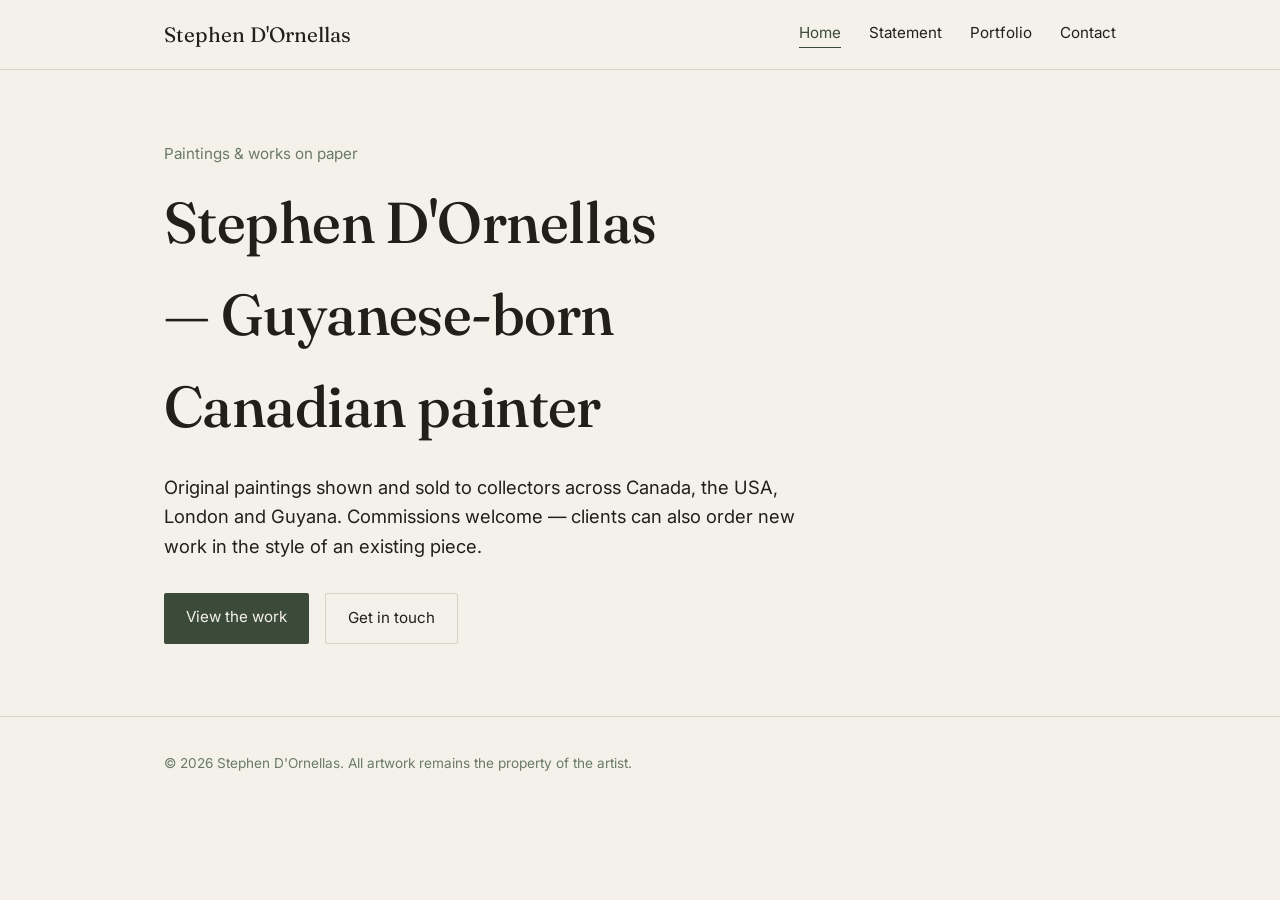
<file: index.html>
<!DOCTYPE html>
<html lang="en">
<head>
<meta charset="UTF-8">
<meta name="viewport" content="width=device-width, initial-scale=1, viewport-fit=cover">
<title>Stephen D'Ornellas — Artist</title>
<link rel="preconnect" href="https://fonts.googleapis.com">
<link rel="preconnect" href="https://fonts.gstatic.com" crossorigin>
<link href="https://fonts.googleapis.com/css2?family=Fraunces:opsz,wght@9..144,400;9..144,500;9..144,600&family=Inter:wght@400;500&display=swap" rel="stylesheet">
<link rel="stylesheet" href="style.css">
</head>
<body>
<header>
  <nav class="wrap">
    <a href="index.html" class="brand">Stephen D'Ornellas</a>
    <div class="links">
      <a href="index.html" class="active">Home</a>
      <a href="statement.html">Statement</a>
      <a href="portfolio.html">Portfolio</a>
      <a href="contact.html">Contact</a>
    </div>
  </nav>
</header>

<main>
  <section>
    <div class="wrap">
      <div class="kicker">Paintings & works on paper</div>
      <h1 class="hero">Stephen D'Ornellas — Guyanese-born Canadian painter</h1>
      <p class="lede">Original paintings shown and sold to collectors across Canada, the USA, London and Guyana. Commissions welcome — clients can also order new work in the style of an existing piece.</p>
      <div class="cta-row">
        <a href="portfolio.html" class="btn primary">View the work</a>
        <a href="contact.html" class="btn ghost">Get in touch</a>
      </div>
    </div>
  </section>
</main>

<footer>
  <div class="wrap">© <span id="year"></span> Stephen D'Ornellas. All artwork remains the property of the artist.</div>
</footer>
<script>document.getElementById('year').textContent = new Date().getFullYear();</script>
</body>
</html>
</file>
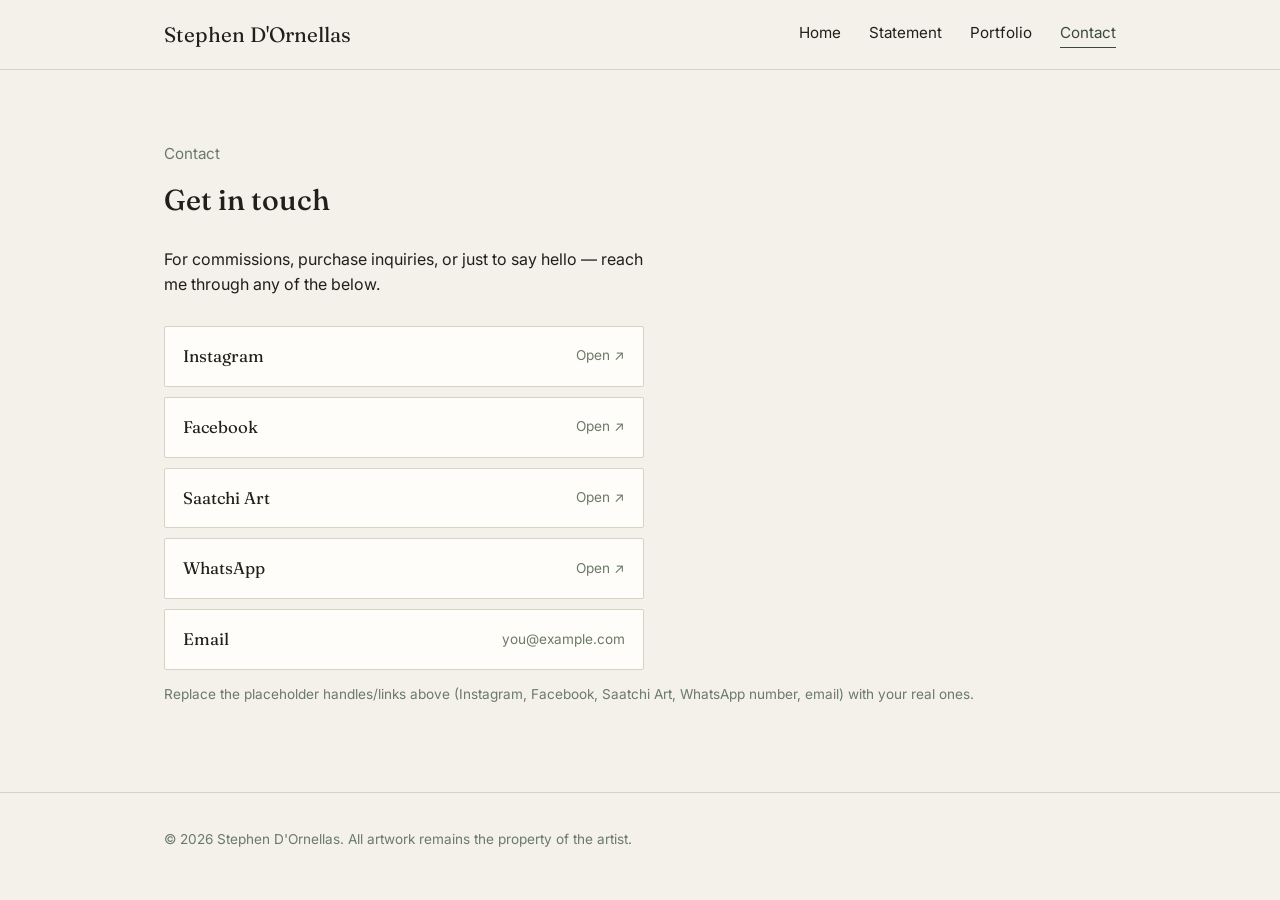
<file: contact.html>
<!DOCTYPE html>
<html lang="en">
<head>
<meta charset="UTF-8">
<meta name="viewport" content="width=device-width, initial-scale=1, viewport-fit=cover">
<title>Contact — Stephen D'Ornellas</title>
<link rel="preconnect" href="https://fonts.googleapis.com">
<link rel="preconnect" href="https://fonts.gstatic.com" crossorigin>
<link href="https://fonts.googleapis.com/css2?family=Fraunces:opsz,wght@9..144,400;9..144,500;9..144,600&family=Inter:wght@400;500&display=swap" rel="stylesheet">
<link rel="stylesheet" href="style.css">
</head>
<body>
<header>
  <nav class="wrap">
    <a href="index.html" class="brand">Stephen D'Ornellas</a>
    <div class="links">
      <a href="index.html">Home</a>
      <a href="statement.html">Statement</a>
      <a href="portfolio.html">Portfolio</a>
      <a href="contact.html" class="active">Contact</a>
    </div>
  </nav>
</header>

<main>
  <section>
    <div class="wrap">
      <div class="kicker">Contact</div>
      <h2 class="page-title">Get in touch</h2>
      <p style="max-width:50ch;">For commissions, purchase inquiries, or just to say hello — reach me through any of the below.</p>
      <div class="linktree">
        <a href="https://instagram.com/YOUR_HANDLE" target="_blank" rel="noopener">
          <span class="lt-label">Instagram</span><span class="lt-arrow">Open ↗</span>
        </a>
        <a href="https://facebook.com/YOUR_PAGE" target="_blank" rel="noopener">
          <span class="lt-label">Facebook</span><span class="lt-arrow">Open ↗</span>
        </a>
        <a href="https://www.saatchiart.com/YOUR_PROFILE" target="_blank" rel="noopener">
          <span class="lt-label">Saatchi Art</span><span class="lt-arrow">Open ↗</span>
        </a>
        <a href="https://wa.me/1XXXXXXXXXX" target="_blank" rel="noopener">
          <span class="lt-label">WhatsApp</span><span class="lt-arrow">Open ↗</span>
        </a>
        <a href="mailto:you@example.com">
          <span class="lt-label">Email</span><span class="lt-arrow">you@example.com</span>
        </a>
      </div>
      <p class="note">Replace the placeholder handles/links above (Instagram, Facebook, Saatchi Art, WhatsApp number, email) with your real ones.</p>
    </div>
  </section>
</main>

<footer>
  <div class="wrap">© <span id="year"></span> Stephen D'Ornellas. All artwork remains the property of the artist.</div>
</footer>
<script>document.getElementById('year').textContent = new Date().getFullYear();</script>
</body>
</html>
</file>
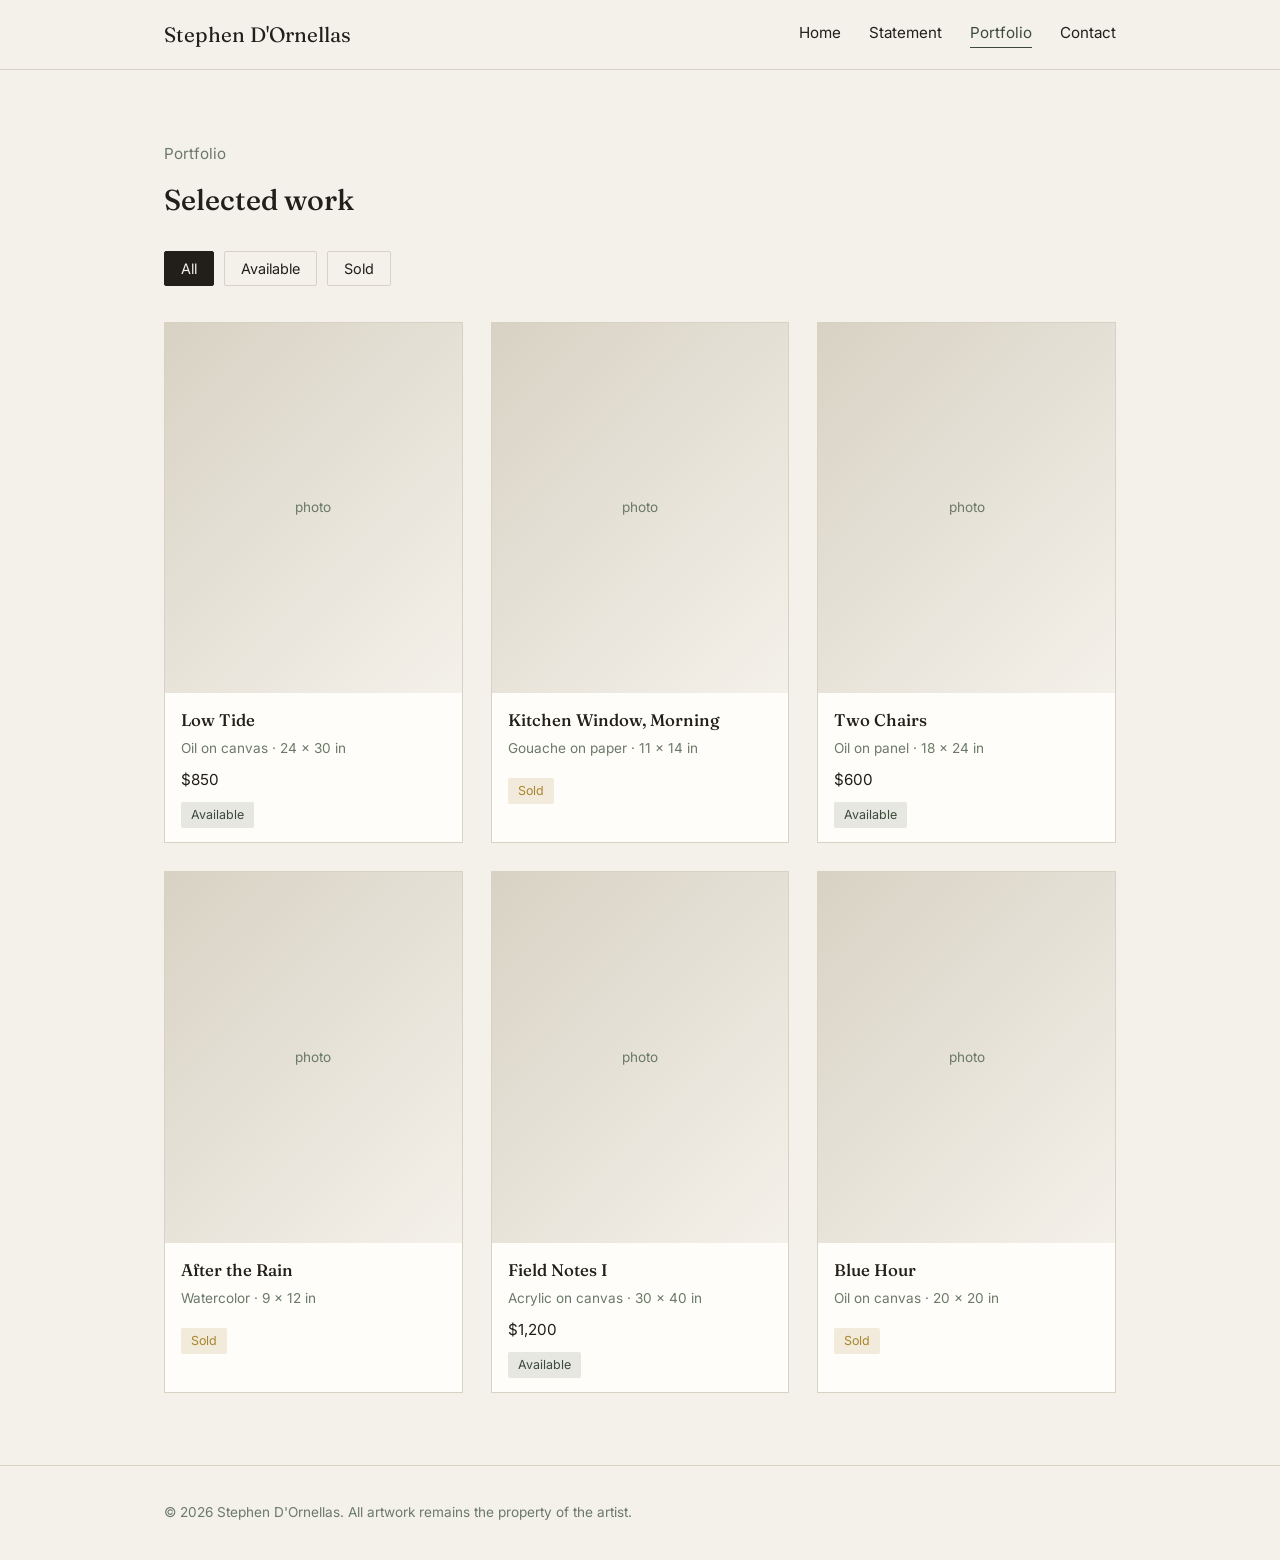
<file: portfolio.html>
<!DOCTYPE html>
<html lang="en">
<head>
<meta charset="UTF-8">
<meta name="viewport" content="width=device-width, initial-scale=1, viewport-fit=cover">
<title>Portfolio — Stephen D'Ornellas</title>
<link rel="preconnect" href="https://fonts.googleapis.com">
<link rel="preconnect" href="https://fonts.gstatic.com" crossorigin>
<link href="https://fonts.googleapis.com/css2?family=Fraunces:opsz,wght@9..144,400;9..144,500;9..144,600&family=Inter:wght@400;500&display=swap" rel="stylesheet">
<link rel="stylesheet" href="style.css">
</head>
<body>
<header>
  <nav class="wrap">
    <a href="index.html" class="brand">Stephen D'Ornellas</a>
    <div class="links">
      <a href="index.html">Home</a>
      <a href="statement.html">Statement</a>
      <a href="portfolio.html" class="active">Portfolio</a>
      <a href="contact.html">Contact</a>
    </div>
  </nav>
</header>

<main>
  <section>
    <div class="wrap">
      <div class="kicker">Portfolio</div>
      <h2 class="page-title">Selected work</h2>
      <div class="filters">
        <button data-filter="all" class="active">All</button>
        <button data-filter="available">Available</button>
        <button data-filter="sold">Sold</button>
      </div>
      <div class="grid" id="grid"></div>
    </div>
  </section>
</main>

<footer>
  <div class="wrap">© <span id="year"></span> Stephen D'Ornellas. All artwork remains the property of the artist.</div>
</footer>

<script>
  document.getElementById('year').textContent = new Date().getFullYear();

  // Add your own pieces here. Set "image" to a filename in an /images folder
  // once you upload real photos (e.g. "images/low-tide.jpg"); leave blank
  // to show a placeholder box for now.
  const works = [
    {title:"Low Tide", medium:"Oil on canvas", size:"24 × 30 in", price:"$850", status:"available", image:""},
    {title:"Kitchen Window, Morning", medium:"Gouache on paper", size:"11 × 14 in", price:"$320", status:"sold", image:""},
    {title:"Two Chairs", medium:"Oil on panel", size:"18 × 24 in", price:"$600", status:"available", image:""},
    {title:"After the Rain", medium:"Watercolor", size:"9 × 12 in", price:"$210", status:"sold", image:""},
    {title:"Field Notes I", medium:"Acrylic on canvas", size:"30 × 40 in", price:"$1,200", status:"available", image:""},
    {title:"Blue Hour", medium:"Oil on canvas", size:"20 × 20 in", price:"$540", status:"sold", image:""}
  ];

  const grid = document.getElementById('grid');
  function render(filter){
    grid.innerHTML = '';
    works
      .filter(w => filter === 'all' || w.status === filter)
      .forEach(w => {
        const el = document.createElement('div');
        el.className = 'piece';
        const thumb = w.image
          ? `<div class="thumb" style="background:var(--card);"><img src="${w.image}" alt="${w.title}" style="width:100%;height:100%;object-fit:cover;"></div>`
          : `<div class="thumb">photo</div>`;
        el.innerHTML = `
          ${thumb}
          <div class="meta">
            <h3>${w.title}</h3>
            <div class="sub">${w.medium} · ${w.size}</div>
            <div class="price">${w.status === 'sold' ? '' : w.price}</div>
            <span class="status ${w.status}">${w.status === 'sold' ? 'Sold' : 'Available'}</span>
          </div>`;
        grid.appendChild(el);
      });
  }
  render('all');

  document.querySelectorAll('.filters button').forEach(btn => {
    btn.addEventListener('click', () => {
      document.querySelectorAll('.filters button').forEach(b => b.classList.remove('active'));
      btn.classList.add('active');
      render(btn.dataset.filter);
    });
  });
</script>
</body>
</html>
</file>
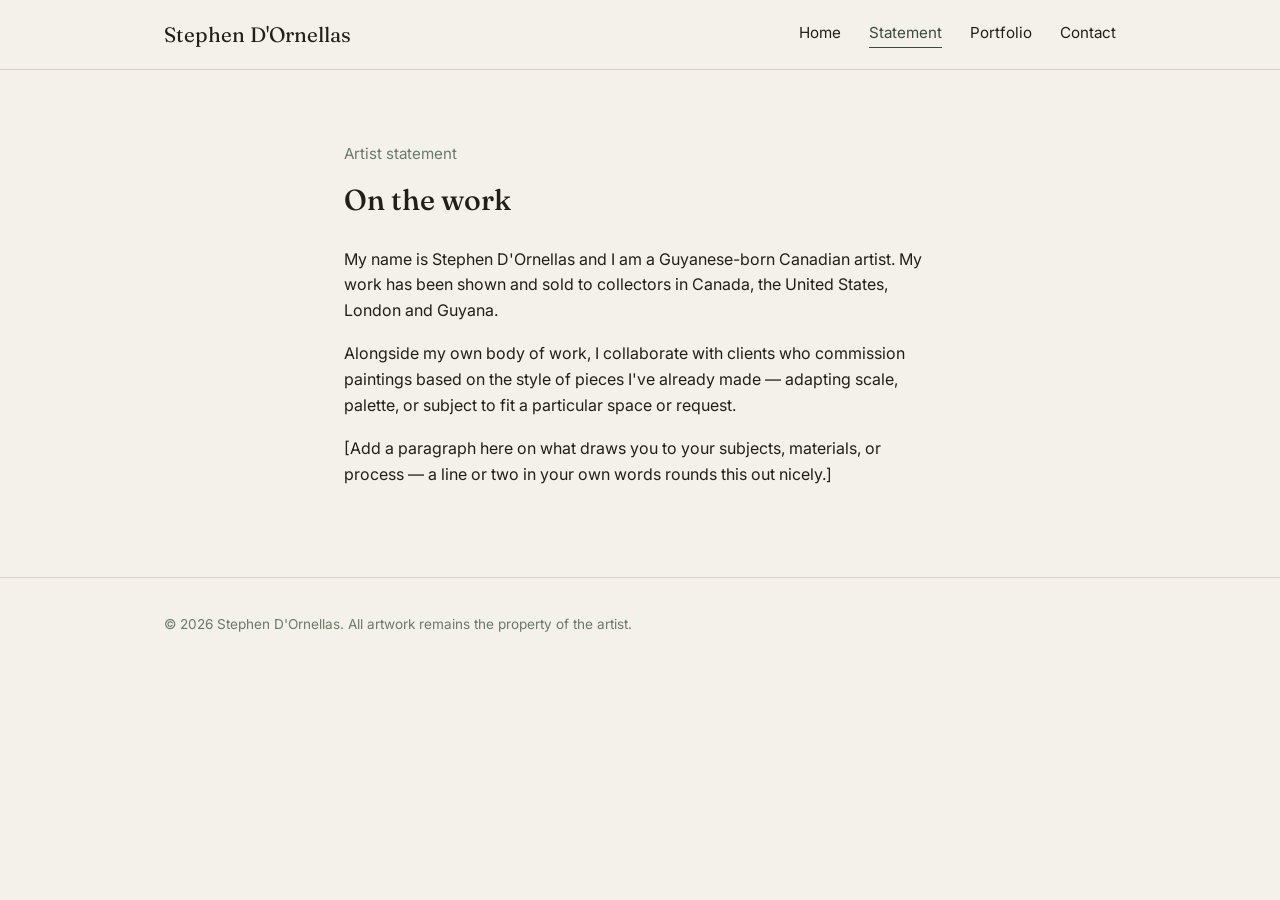
<file: statement.html>
<!DOCTYPE html>
<html lang="en">
<head>
<meta charset="UTF-8">
<meta name="viewport" content="width=device-width, initial-scale=1, viewport-fit=cover">
<title>Artist Statement — Stephen D'Ornellas</title>
<link rel="preconnect" href="https://fonts.googleapis.com">
<link rel="preconnect" href="https://fonts.gstatic.com" crossorigin>
<link href="https://fonts.googleapis.com/css2?family=Fraunces:opsz,wght@9..144,400;9..144,500;9..144,600&family=Inter:wght@400;500&display=swap" rel="stylesheet">
<link rel="stylesheet" href="style.css">
</head>
<body>
<header>
  <nav class="wrap">
    <a href="index.html" class="brand">Stephen D'Ornellas</a>
    <div class="links">
      <a href="index.html">Home</a>
      <a href="statement.html" class="active">Statement</a>
      <a href="portfolio.html">Portfolio</a>
      <a href="contact.html">Contact</a>
    </div>
  </nav>
</header>

<main>
  <section>
    <div class="wrap" style="max-width:640px;">
      <div class="kicker">Artist statement</div>
      <h2 class="page-title">On the work</h2>
      <div id="statement-body">
        <p>My name is Stephen D'Ornellas and I am a Guyanese-born Canadian artist. My work has been shown and sold to collectors in Canada, the United States, London and Guyana.</p>
        <p>Alongside my own body of work, I collaborate with clients who commission paintings based on the style of pieces I've already made — adapting scale, palette, or subject to fit a particular space or request.</p>
        <p>[Add a paragraph here on what draws you to your subjects, materials, or process — a line or two in your own words rounds this out nicely.]</p>
      </div>
    </div>
  </section>
</main>

<footer>
  <div class="wrap">© <span id="year"></span> Stephen D'Ornellas. All artwork remains the property of the artist.</div>
</footer>
<script>document.getElementById('year').textContent = new Date().getFullYear();</script>
</body>
</html>
</file>
<file: style.css>
:root{
  --paper:#F4F1EA; --ink:#221F1B; --moss:#3C4A3A; --moss-dim:#6B7A68;
  --line:#D8D2C4; --card:#FFFDF9; --gold:#A9862F;
}
@media (prefers-color-scheme: dark){
  :root:not([data-theme="light"]){ --paper:#1C1B17; --ink:#EDE8DD; --moss:#9CB59A; --moss-dim:#8A9187; --line:#3A382F; --card:#242219; --gold:#D2AE5C; }
}
:root[data-theme="dark"]{ --paper:#1C1B17; --ink:#EDE8DD; --moss:#9CB59A; --moss-dim:#8A9187; --line:#3A382F; --card:#242219; --gold:#D2AE5C; }
*{box-sizing:border-box;}
html{scroll-behavior:smooth;}
body{margin:0; background:var(--paper); color:var(--ink); font-family:'Inter',system-ui,sans-serif; line-height:1.6;}
h1,h2,h3{font-family:'Fraunces',Georgia,serif; font-weight:500; margin:0;}
a{color:inherit;}
.wrap{max-width:1000px; margin:0 auto; padding:0 24px;}

header{position:sticky; top:0; z-index:10; background:var(--paper); border-bottom:1px solid var(--line);}
nav.wrap{display:flex; align-items:center; justify-content:space-between; padding:18px 24px; flex-wrap:wrap; gap:12px;}
.brand{font-family:'Fraunces',Georgia,serif; font-size:1.3rem; text-decoration:none;}
.links{display:flex; gap:28px; font-size:0.95rem;}
.links a{text-decoration:none; border-bottom:1px solid transparent; padding-bottom:2px;}
.links a:hover, .links a:focus-visible{border-color:var(--moss);}
.links a.active{border-color:var(--moss); color:var(--moss);}

main section{padding:72px 0;}
.kicker{color:var(--moss-dim); font-size:0.95rem; margin-bottom:10px;}
h1.hero{font-size:clamp(2.4rem,5vw,3.6rem); max-width:14ch; letter-spacing:-0.01em;}
.lede{max-width:56ch; font-size:1.15rem; margin-top:20px;}
.cta-row{display:flex; gap:16px; margin-top:32px; flex-wrap:wrap;}
.btn{display:inline-block; padding:12px 22px; border-radius:2px; text-decoration:none; font-size:0.95rem;}
.btn.primary{background:var(--moss); color:var(--paper);}
.btn.ghost{border:1px solid var(--line);}

.page-title{font-size:1.8rem; margin-bottom:24px;}
#statement-body p{margin:0 0 18px; max-width:60ch;}

.filters{display:flex; gap:10px; margin:28px 0 36px;}
.filters button{font-family:'Inter',sans-serif; font-size:0.9rem; padding:8px 16px; border-radius:2px; border:1px solid var(--line); background:transparent; color:var(--ink); cursor:pointer;}
.filters button.active{background:var(--ink); color:var(--paper); border-color:var(--ink);}
.grid{display:grid; grid-template-columns:repeat(auto-fill,minmax(230px,1fr)); gap:28px;}
.piece{background:var(--card); border:1px solid var(--line);}
.thumb{aspect-ratio:4/5; background:linear-gradient(135deg,var(--line),var(--paper)); display:flex; align-items:center; justify-content:center; color:var(--moss-dim); font-size:0.85rem;}
.piece .meta{padding:14px 16px;}
.piece h3{font-size:1.05rem;}
.piece .sub{color:var(--moss-dim); font-size:0.85rem; margin-top:4px;}
.piece .price{font-size:0.95rem; margin-top:8px;}
.status{display:inline-block; margin-top:10px; font-size:0.78rem; padding:3px 10px; border-radius:2px;}
.status.available{background:rgba(60,74,58,0.12); color:var(--moss);}
.status.sold{background:rgba(169,134,47,0.15); color:var(--gold);}

.linktree{max-width:480px; margin-top:28px; display:grid; gap:10px;}
.linktree a{display:flex; justify-content:space-between; align-items:center; padding:16px 18px; border:1px solid var(--line); background:var(--card); text-decoration:none; border-radius:2px;}
.linktree a:hover, .linktree a:focus-visible{border-color:var(--moss);}
.lt-label{font-family:'Fraunces',Georgia,serif; font-size:1.05rem;}
.lt-arrow{font-size:0.85rem; color:var(--moss-dim);}
.note{font-size:0.85rem; color:var(--moss-dim); margin-top:14px;}

footer{padding:36px 0; border-top:1px solid var(--line); color:var(--moss-dim); font-size:0.85rem;}
@media (max-width:600px){ .links{gap:16px; font-size:0.85rem;} main section{padding:52px 0;} }
</file>
